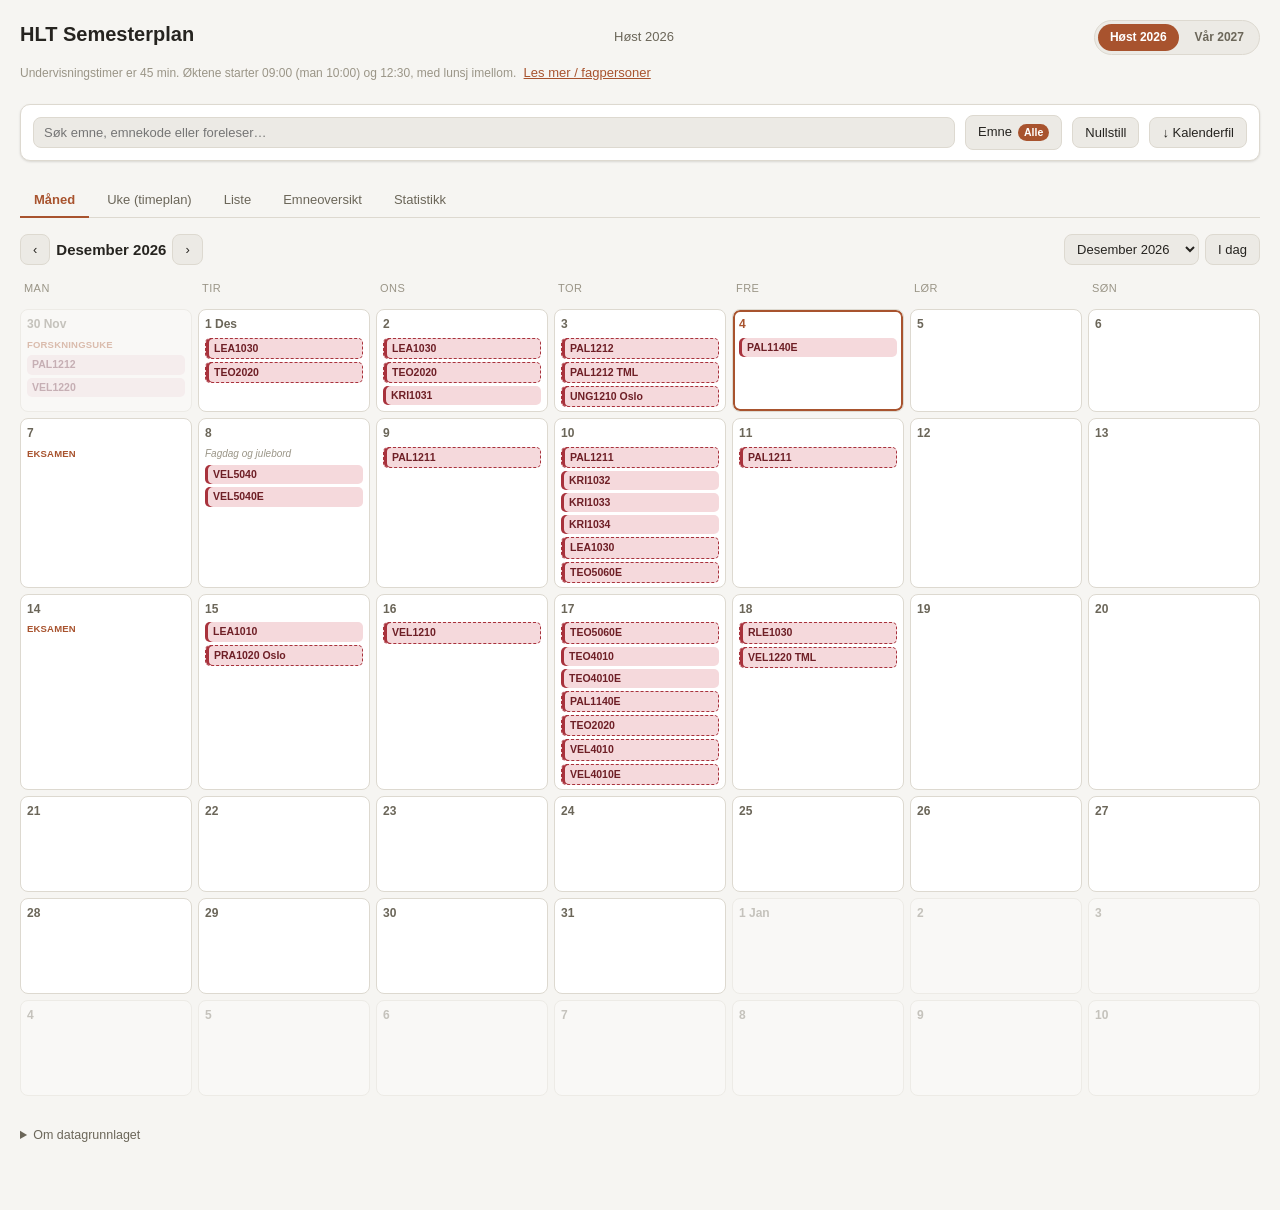
<file: index.html>
<!doctype html>
<html lang="no">
<head>
  <meta charset="utf-8">
  <meta name="viewport" content="width=device-width, initial-scale=1">
  <title>HLT Semesterplan – Høst 2026</title>
  <link rel="stylesheet" href="style.css?v=5c4346f0">
</head>
<body>
  <div class="app">
    <header class="app-header">
      <h1>HLT Semesterplan</h1>
      <span class="term" id="term-label"></span>
      <nav class="plan-switcher" id="plan-switcher" aria-label="Velg semester" hidden></nav>
    </header>
    <p class="disclaimer">
      Undervisningstimer er 45 min. Øktene starter 09:00 (man 10:00) og 12:30, med lunsj imellom.
      <button class="btn link" id="info-btn">Les mer / fagpersoner</button>
    </p>

    <div class="toolbar">
      <input class="search-input" id="search-input" type="search" placeholder="Søk emne, emnekode eller foreleser…">

      <details class="filter-popover">
        <summary>Emne <span class="count" id="course-count">Alle</span></summary>
        <div class="popover-panel" id="course-panel"></div>
      </details>

      <button class="btn" id="reset-filters">Nullstill</button>
      <button class="btn" id="export-ics" title="Last ned valgte timer som kalenderfil">↓ Kalenderfil</button>
    </div>

    <div class="active-filters" id="active-filters"></div>

    <nav class="tabs">
      <button data-view="month" class="active">Måned</button>
      <button data-view="week">Uke (timeplan)</button>
      <button data-view="agenda">Liste</button>
      <button data-view="timeline">Emneoversikt</button>
      <button data-view="stats">Statistikk</button>
    </nav>

    <main id="view-root"></main>

    <details class="legend-footer">
      <summary>Om datagrunnlaget</summary>
      <p class="legend-note">
        Data er hentet direkte fra <code>Semesterplan-H26 8.xlsx</code>, arkfane «Høst 26».
        Tallene i regnearket viser antall undervisningstimer per dato; klokkeslettene her er beregnet.
      </p>
    </details>
  </div>

  <div id="modal-root"></div>
  <div id="admin-root"></div>

  <script src="data.js?v=b004d796"></script>
  <script src="data-v27.js?v=58725e56"></script>
  <script src="exams.js?v=59f516d0"></script>
  <script src="xlsx.js?v=d71a50a9"></script>
  <script src="parse-plan.js?v=038ddfc4"></script>
  <script src="admin.js?v=a8ddf45a"></script>
  <script src="app.js?v=48fe6cad"></script>
</body>
</html>
</file>
<file: style.css>
:root {
  --bg: #f6f5f2;
  --bg-elevated: #ffffff;
  --bg-sunken: #eceae5;
  --border: #ddd9d0;
  --text: #262420;
  --text-muted: #6b6659;
  --text-faint: #9a9587;
  --accent: #a8532e;
  --accent-text: #ffffff;
  --today-ring: #a8532e;
  --shadow: 0 1px 3px rgba(30, 25, 15, 0.08), 0 1px 2px rgba(30, 25, 15, 0.06);
  --radius: 10px;
  --font: -apple-system, BlinkMacSystemFont, "Segoe UI", Helvetica, Arial, sans-serif;

  --c0: #a8532e; --c0-bg: #f5e2d6; --c0-fg: #6b3016;
  --c1: #3d6b52; --c1-bg: #dcebe1; --c1-fg: #24422f;
  --c2: #3a5a8c; --c2-bg: #dde6f2; --c2-fg: #223a5e;
  --c3: #8c5aa8; --c3-bg: #ecdff2; --c3-fg: #5a3670;
  --c4: #b08a2e; --c4-bg: #f3ecd6; --c4-fg: #6e5416;
  --c5: #4a8c8c; --c5-bg: #ddf0ef; --c5-fg: #295656;
  --c6: #a84e6b; --c6-bg: #f5dfe6; --c6-fg: #6e2f42;
  --c7: #5a7a3a; --c7-bg: #e5efd8; --c7-fg: #3a4e23;
  --c8: #6b6b8c; --c8-bg: #e4e3ef; --c8-fg: #414163;
  --c9: #a8323c; --c9-bg: #f5d9dc; --c9-fg: #6e1f26;
  --c10: #6b4a2e; --c10-bg: #eae0d5; --c10-fg: #47301c;
}

@media (prefers-color-scheme: dark) {
  :root {
    --bg: #1a1815;
    --bg-elevated: #242220;
    --bg-sunken: #15130f;
    --border: #38352f;
    --text: #ece8e0;
    --text-muted: #a8a294;
    --text-faint: #756f61;
    --accent: #e08a5f;
    --accent-text: #1a1815;
    --today-ring: #e08a5f;
    --shadow: 0 1px 3px rgba(0, 0, 0, 0.4), 0 1px 2px rgba(0, 0, 0, 0.3);

    --c0: #e08a5f; --c0-bg: #3a2a1e; --c0-fg: #f2c4a4;
    --c1: #6fb894; --c1-bg: #1f332a; --c1-fg: #a9e0c4;
    --c2: #7fa8e0; --c2-bg: #1e2b3d; --c2-fg: #b7d0f2;
    --c3: #c497e0; --c3-bg: #2f2438; --c3-fg: #e2c4f2;
    --c4: #e0c25f; --c4-bg: #38311e; --c4-fg: #f2e0a4;
    --c5: #7fd0d0; --c5-bg: #1e3333; --c5-fg: #b0eaea;
    --c6: #e08aab; --c6-bg: #3a2430; --c6-fg: #f2b8cf;
    --c7: #a3cc7f; --c7-bg: #2b331e; --c7-fg: #cfe8ac;
    --c8: #a3a3e0; --c8-bg: #26263a; --c8-fg: #cfcff2;
    --c9: #e07f89; --c9-bg: #3a2126; --c9-fg: #f2b8bf;
    --c10: #c49a72; --c10-bg: #2f2620; --c10-fg: #e5cdb3;
  }
}

* { box-sizing: border-box; }
html, body { margin: 0; padding: 0; }
body {
  background: var(--bg);
  color: var(--text);
  font-family: var(--font);
  font-size: 14px;
  line-height: 1.45;
}

.app { max-width: 1280px; margin: 0 auto; padding: 20px 20px 60px; }

.app-header {
  display: flex;
  align-items: baseline;
  justify-content: space-between;
  gap: 16px;
  flex-wrap: wrap;
  margin-bottom: 4px;
}
.app-header h1 { font-size: 20px; margin: 0; font-weight: 650; }
.app-header .term { color: var(--text-muted); font-size: 13px; }
.disclaimer {
  color: var(--text-faint);
  font-size: 12px;
  margin: 2px 0 18px;
}

.toolbar {
  display: flex;
  flex-wrap: wrap;
  gap: 10px;
  align-items: center;
  background: var(--bg-elevated);
  border: 1px solid var(--border);
  border-radius: var(--radius);
  padding: 10px 12px;
  margin-bottom: 14px;
  box-shadow: var(--shadow);
  /* Containing block for the filter panels once they go full-width (see the
     narrow-screen rule below). */
  position: relative;
}

.search-input {
  flex: 1 1 220px;
  min-width: 160px;
  background: var(--bg-sunken);
  border: 1px solid var(--border);
  border-radius: 8px;
  padding: 7px 10px;
  color: var(--text);
  font-size: 13px;
}
.search-input:focus { outline: 2px solid var(--accent); outline-offset: -1px; }

details.filter-popover { position: relative; }
details.filter-popover > summary {
  list-style: none;
  cursor: pointer;
  background: var(--bg-sunken);
  border: 1px solid var(--border);
  border-radius: 8px;
  padding: 7px 12px;
  font-size: 13px;
  color: var(--text);
  user-select: none;
  display: flex;
  align-items: center;
  gap: 6px;
}
details.filter-popover > summary::-webkit-details-marker { display: none; }
details.filter-popover > summary .count {
  background: var(--accent);
  color: var(--accent-text);
  border-radius: 10px;
  font-size: 10.5px;
  padding: 1px 6px;
  font-weight: 600;
}
details.filter-popover[open] > summary { border-color: var(--accent); }
.popover-panel {
  position: absolute;
  top: calc(100% + 6px);
  left: 0;
  z-index: 30;
  background: var(--bg-elevated);
  border: 1px solid var(--border);
  border-radius: 10px;
  box-shadow: var(--shadow);
  padding: 10px;
  min-width: 240px;
  max-width: 360px;
  max-height: 420px;
  overflow: auto;
}
.popover-panel label {
  display: flex;
  align-items: center;
  gap: 8px;
  padding: 6px 6px;
  border-radius: 6px;
  font-size: 12.5px;
  cursor: pointer;
  min-width: 0;
}
.popover-panel label:hover { background: var(--bg-sunken); }
.popover-panel input[type="checkbox"] {
  flex: none;
  width: 15px;
  height: 15px;
  accent-color: var(--accent);
}
.popover-mode {
  display: flex;
  align-items: flex-start;
  gap: 9px;
  padding: 9px 9px;
  margin-bottom: 10px;
  border: 1px solid var(--border);
  border-radius: 8px;
  background: var(--bg-sunken);
  cursor: pointer;
  font-size: 12.5px;
}
.popover-mode:hover { border-color: var(--accent); }
.popover-mode-text { display: flex; flex-direction: column; gap: 2px; min-width: 0; }
.popover-mode-text span { font-size: 11px; color: var(--text-faint); line-height: 1.35; white-space: normal; }
.course-reduced {
  margin-left: auto;
  flex: none;
  font-size: 9.5px;
  font-weight: 700;
  color: var(--accent);
  border: 1px solid var(--accent);
  border-radius: 4px;
  padding: 0 4px;
  line-height: 1.4;
}

.popover-group + .popover-group { margin-top: 12px; }
.popover-group-head {
  display: flex;
  align-items: center;
  gap: 8px;
  background: var(--group-bg);
  border-left: 3px solid var(--group-solid);
  border-radius: 4px 8px 8px 4px;
  padding: 7px 7px 7px 8px;
  margin-bottom: 4px;
}
.popover-group-label {
  display: flex;
  align-items: center;
  gap: 8px;
  flex: 1;
  min-width: 0;
  cursor: pointer;
  font-size: 11px;
  font-weight: 700;
  letter-spacing: 0.03em;
  text-transform: uppercase;
  color: var(--group-fg);
  line-height: 1.3;
}
.popover-group-label input { accent-color: var(--group-solid); }
.popover-group-only {
  margin-left: auto;
  flex: none;
  background: var(--bg-elevated);
  border: 1px solid var(--border);
  border-radius: 999px;
  padding: 5px 11px;
  font: inherit;
  font-size: 11px;
  font-weight: 600;
  color: var(--group-fg);
  cursor: pointer;
  white-space: nowrap;
}
.popover-group-only:hover,
.popover-group-only:focus-visible {
  border-color: var(--group-solid);
  box-shadow: inset 0 0 0 1px var(--group-solid);
}
.popover-panel .course-code { font-weight: 650; flex: none; }
.popover-panel .course-code.solo {
  flex: 1 1 auto;
  min-width: 0;
  overflow: hidden;
  text-overflow: ellipsis;
  white-space: nowrap;
}
.popover-panel .course-name {
  color: var(--text-faint);
  min-width: 0;
  overflow: hidden;
  text-overflow: ellipsis;
  white-space: nowrap;
}
.popover-empty {
  font-size: 12px;
  color: var(--text-faint);
  margin: 4px;
  line-height: 1.4;
}
/* Sheet furniture: only the phone layout turns the panel into a bottom sheet. */
.popover-sheet-head { display: none; }

.popover-actions {
  display: flex;
  gap: 8px;
  padding: 8px 0 2px;
  border-top: 1px solid var(--border);
  margin-top: 10px;
  position: sticky;
  bottom: -10px;
  background: var(--bg-elevated);
}
.popover-actions button {
  flex: 1;
  font: inherit;
  font-size: 12px;
  font-weight: 600;
  background: var(--bg-sunken);
  border: 1px solid var(--border);
  border-radius: 8px;
  color: var(--text);
  cursor: pointer;
  padding: 8px 10px;
}
.popover-actions button:hover,
.popover-actions button:focus-visible {
  border-color: var(--accent);
  color: var(--accent);
}
.btn {
  background: var(--bg-sunken);
  border: 1px solid var(--border);
  border-radius: 8px;
  padding: 7px 12px;
  font-size: 13px;
  color: var(--text);
  cursor: pointer;
}
.btn:hover { border-color: var(--accent); }
.btn.link { background: none; border: none; color: var(--accent); text-decoration: underline; padding: 6px 4px; }

.active-filters {
  display: flex;
  flex-wrap: wrap;
  gap: 6px;
  margin: -4px 0 12px;
}
.chip {
  display: inline-flex;
  align-items: center;
  gap: 5px;
  background: var(--bg-sunken);
  border: 1px solid var(--border);
  border-radius: 14px;
  padding: 3px 9px 3px 10px;
  font-size: 12px;
  color: var(--text-muted);
}
.chip button {
  background: none; border: none; cursor: pointer; color: var(--text-faint);
  font-size: 13px; line-height: 1; padding: 0;
}
.chip button:hover { color: var(--accent); }

.tabs {
  display: flex;
  gap: 4px;
  margin-bottom: 16px;
  border-bottom: 1px solid var(--border);
  flex-wrap: wrap;
}
.tabs button {
  background: none;
  border: none;
  font-size: 13px;
  padding: 9px 14px;
  color: var(--text-muted);
  cursor: pointer;
  border-bottom: 2px solid transparent;
  margin-bottom: -1px;
}
.tabs button:hover { color: var(--text); }
.tabs button.active {
  color: var(--accent);
  border-bottom-color: var(--accent);
  font-weight: 600;
}

.view-nav {
  display: flex;
  align-items: center;
  justify-content: space-between;
  margin-bottom: 14px;
  gap: 10px;
  flex-wrap: wrap;
}
.view-nav h2 { font-size: 15px; margin: 0; font-weight: 600; }
.view-nav .nav-btns { display: flex; gap: 6px; align-items: center; }
.view-nav select {
  background: var(--bg-sunken);
  border: 1px solid var(--border);
  border-radius: 8px;
  padding: 6px 8px;
  font-size: 13px;
  color: var(--text);
}

/* ---- Month calendar ---- */
.month-grid {
  display: grid;
  grid-template-columns: repeat(7, minmax(0, 1fr));
  gap: 6px;
}
.month-grid .dow {
  font-size: 11px;
  text-transform: uppercase;
  letter-spacing: 0.04em;
  color: var(--text-faint);
  padding: 2px 4px 6px;
}
.day-cell {
  background: var(--bg-elevated);
  border: 1px solid var(--border);
  border-radius: 8px;
  min-height: 96px;
  min-width: 0;
  padding: 6px 6px 4px;
  display: flex;
  flex-direction: column;
  gap: 4px;
  cursor: pointer;
  position: relative;
  overflow: hidden;
}
.day-cell:hover { border-color: var(--accent); }
.day-cell.outside { opacity: 0.35; }
.day-cell.today { box-shadow: inset 0 0 0 2px var(--today-ring); }
.day-cell .date-num { font-size: 12px; color: var(--text-muted); font-weight: 600; }
.day-cell.today .date-num { color: var(--accent); }
.day-cell .week-flag {
  font-size: 9.5px;
  color: var(--accent);
  font-weight: 700;
  text-transform: uppercase;
  letter-spacing: 0.02em;
}
.day-cell .event-note {
  font-size: 10px;
  color: var(--text-faint);
  font-style: italic;
  overflow: hidden;
  text-overflow: ellipsis;
  white-space: nowrap;
}
.chips-wrap { display: flex; flex-direction: column; gap: 3px; overflow: hidden; min-width: 0; }
.session-chip {
  font-size: 10.5px;
  border-radius: 5px;
  padding: 2px 5px;
  overflow: hidden;
  text-overflow: ellipsis;
  white-space: nowrap;
  font-weight: 600;
}
.more-chip { font-size: 10px; color: var(--text-faint); padding: 0 5px; }

/* ---- Week timetable: days as rows, time on the x-axis ---- */
.wk-wrap { overflow-x: auto; }
.wk-grid {
  min-width: 700px;
  border: 1px solid var(--border);
  border-radius: 10px;
  background: var(--bg-elevated);
  overflow: hidden;
}
.wk-row { display: flex; border-top: 1px solid var(--border); }
.wk-row:first-child { border-top: none; }
.wk-row.today { background: color-mix(in srgb, var(--accent) 7%, transparent); }
.wk-gutter {
  width: 118px;
  flex: none;
  padding: 8px 10px;
  font-size: 12px;
  color: var(--text-muted);
  border-right: 1px solid var(--border);
}
.wk-gutter strong { color: var(--text); font-weight: 650; }
.wk-daynote {
  display: block;
  font-size: 10px;
  color: var(--text-faint);
  font-style: italic;
  margin-top: 1px;
}
.wk-track { position: relative; flex: 1; min-height: 32px; }
.wk-headrow .wk-track { height: 22px; }
.wk-hourline {
  position: absolute;
  top: 0; bottom: 0;
  width: 1px;
  background: var(--border);
}
.wk-hourlabel {
  position: absolute;
  top: 5px;
  font-size: 10px;
  color: var(--text-faint);
  padding-left: 4px;
}
.wk-block {
  position: absolute;
  height: 23px;
  border-radius: 5px;
  /* The accent stripe is an inset shadow, not a border: a real border would
     shrink the padding box that the break markers are positioned against, and
     shift every break 3px late. */
  padding: 2px 7px 2px 10px;
  font-size: 11px;
  display: flex;
  align-items: center;
  gap: 7px;
  overflow: hidden;
  white-space: nowrap;
  cursor: pointer;
}
.wk-block .wk-b-code { font-weight: 700; flex: none; position: relative; }
.wk-block .wk-b-meta { font-size: 10px; opacity: 0.75; overflow: hidden; text-overflow: ellipsis; position: relative; }
/* 15-minute break carved out of a block, so the lessons inside it are visible. */
.wk-gap {
  position: absolute;
  top: 0;
  bottom: 0;
  background: var(--bg-elevated);
  border-left: 1px solid var(--border);
  border-right: 1px solid var(--border);
  pointer-events: none;
}

/* ---- List / agenda ---- */
.agenda-day { margin-bottom: 16px; }
.agenda-day-header {
  display: flex;
  align-items: baseline;
  gap: 8px;
  font-size: 13px;
  font-weight: 650;
  padding: 4px 0;
  border-bottom: 1px solid var(--border);
  margin-bottom: 6px;
}
.agenda-day-header .wk { color: var(--text-faint); font-weight: 400; font-size: 11.5px; }
.agenda-row {
  display: flex;
  gap: 10px;
  align-items: center;
  padding: 7px 8px;
  border-radius: 7px;
}
.agenda-row:hover { background: var(--bg-sunken); }
.agenda-row .time { width: 92px; flex: none; font-size: 12px; color: var(--text-muted); font-variant-numeric: tabular-nums; }
.agenda-row .tag {
  flex: none;
  font-size: 10px;
  font-weight: 700;
  padding: 2px 6px;
  border-radius: 5px;
}
.agenda-row .title { font-size: 13px; flex: 1; }
.agenda-row .lect { font-size: 11.5px; color: var(--text-faint); flex: none; }
.agenda-empty, .empty-state {
  color: var(--text-faint);
  padding: 30px 10px;
  text-align: center;
  font-size: 13px;
}

/* ---- Subjects timeline ---- */
.timeline-table { width: 100%; border-collapse: collapse; }
.timeline-row-name {
  padding: 6px 10px 6px 0;
  font-size: 12.5px;
  white-space: nowrap;
  max-width: 260px;
  overflow: hidden;
  text-overflow: ellipsis;
  vertical-align: middle;
}
.timeline-row-name .code {
  font-weight: 700;
  display: block;
  overflow: hidden;
  text-overflow: ellipsis;
}
.timeline-row-name .sub {
  color: var(--text-faint);
  font-size: 11px;
  display: block;
  overflow: hidden;
  text-overflow: ellipsis;
}
.timeline-track-cell { padding: 4px 0; }
.timeline-track {
  position: relative;
  height: 20px;
  background: var(--bg-sunken);
  border-radius: 5px;
  overflow: hidden;
}
.timeline-mark {
  position: absolute;
  top: 2px; bottom: 2px;
  border-radius: 3px;
  min-width: 4px;
}
/* Month boundaries, so a mark's position can be read without leaving the row. */
.tl-gridline {
  position: absolute;
  top: 0;
  bottom: 0;
  width: 1px;
  background: var(--border);
}
.timeline-section-head td {
  padding: 14px 0 4px;
  font-size: 11px;
  text-transform: uppercase;
  letter-spacing: 0.04em;
  color: var(--text-faint);
  border-bottom: 1px solid var(--border);
}
.timeline-months {
  display: grid;
  font-size: 10.5px;
  color: var(--text-faint);
  padding-left: 0;
  margin-bottom: 4px;
}

/* ---- Subjects timeline, stacked (narrow screens) ----
   Name above a full-width track, with one month axis that sticks to the top of
   the viewport so it still reads after scrolling past the header. */
.tl-axis {
  position: sticky;
  top: 0;
  z-index: 5;
  background: var(--bg);
  padding: 4px 0 5px;
  margin-bottom: 2px;
  border-bottom: 1px solid var(--border);
}
.tl-axis-inner {
  position: relative;
  height: 14px;
  margin: 0 10px;
}
.tl-note-band {
  position: absolute;
  top: 0;
  bottom: -5px;
  background: var(--accent);
  opacity: 0.13;
}
.tl-axis-label {
  position: absolute;
  top: 0;
  transform: translateX(2px);
  font-size: 10.5px;
  font-weight: 600;
  color: var(--text-muted);
  white-space: nowrap;
}
.tl-axis .tl-gridline { background: var(--border); }

.tl-cat {
  background: var(--group-bg);
  color: var(--group-fg);
  border-left: 3px solid var(--group-solid);
  border-radius: 4px 8px 8px 4px;
  padding: 7px 9px;
  margin: 14px 0 8px;
  font-size: 11px;
  font-weight: 700;
  letter-spacing: 0.03em;
  text-transform: uppercase;
  line-height: 1.3;
}
.tl-cat:first-child { margin-top: 4px; }

.tl-card {
  border: 1px solid var(--border);
  border-left: 3px solid var(--card-solid);
  border-radius: 4px 9px 9px 4px;
  background: var(--bg-elevated);
  padding: 9px 10px 10px;
  margin-bottom: 8px;
  cursor: pointer;
}
.tl-card:hover, .tl-card:focus-visible {
  border-color: var(--card-solid);
  outline: none;
}
.tl-card-name {
  font-size: 13px;
  line-height: 1.35;
  margin-bottom: 2px;
}
.tl-card-name .tl-code { font-weight: 700; }
.tl-card-meta {
  font-size: 11.5px;
  color: var(--text-faint);
  margin-bottom: 8px;
  font-variant-numeric: tabular-nums;
}
.tl-card-empty { border-style: dashed; }
.tl-card-empty .tl-card-meta { margin-bottom: 0; font-style: italic; }
.tl-card .timeline-track { height: 22px; }

/* ---- Stats ---- */
.stats-grid {
  display: grid;
  grid-template-columns: repeat(auto-fit, minmax(280px, 1fr));
  gap: 14px;
}
.card {
  background: var(--bg-elevated);
  border: 1px solid var(--border);
  border-radius: var(--radius);
  padding: 14px 16px;
  box-shadow: var(--shadow);
}
.card h3 { font-size: 12.5px; margin: 0 0 10px; color: var(--text-muted); text-transform: uppercase; letter-spacing: 0.03em; }
.bar-row { display: flex; align-items: center; gap: 8px; margin-bottom: 6px; }
.bar-row .label { width: 130px; flex: none; font-size: 11.5px; overflow: hidden; text-overflow: ellipsis; white-space: nowrap; }
.bar-row .track { flex: 1; height: 12px; background: var(--bg-sunken); border-radius: 4px; overflow: hidden; }
.bar-row .fill { height: 100%; border-radius: 4px; }
.bar-row .val { width: 34px; flex: none; text-align: right; font-size: 11px; color: var(--text-muted); font-variant-numeric: tabular-nums; }
.stat-kpis { display: flex; gap: 18px; flex-wrap: wrap; }
.kpi { text-align: left; }
.kpi .n { font-size: 24px; font-weight: 700; }
.kpi .l { font-size: 11px; color: var(--text-muted); }
.card-sub { margin: -6px 0 12px; font-size: 11.5px; color: var(--text-faint); }
.weekbars-wrap { overflow-x: auto; }
.weekchart { display: flex; align-items: flex-end; gap: 14px; min-width: 100%; }
.wc-month { flex-basis: 0; }  /* min-width stays auto so the bars never squash; the wrap scrolls instead */
.wc-month + .wc-month { border-left: 1px solid var(--border); padding-left: 14px; }
.weekbars { display: flex; align-items: flex-end; gap: 2px; height: 112px; }
.weekbars .wb-col {
  flex: 1; min-width: 24px;
  display: flex; flex-direction: column; justify-content: flex-end; align-items: stretch;
}
.weekbars .wb-val {
  font-size: 8.5px; line-height: 1.3; height: 12px;
  color: var(--text-muted); text-align: center; white-space: nowrap;
}
.weekbars .wb { background: var(--accent); border-radius: 2px 2px 0 0; min-height: 2px; }
.weekbars .wb.empty { background: var(--border); }
.weekbars-labels { display: flex; gap: 2px; margin-top: 4px; }
.weekbars-labels span { flex: 1; min-width: 24px; font-size: 8.5px; color: var(--text-faint); text-align: center; }
.wc-month-name {
  margin-top: 5px; padding-top: 5px;
  border-top: 1px solid var(--border);
  font-size: 10px; color: var(--text-muted); text-align: center;
  white-space: nowrap; overflow: hidden; text-overflow: ellipsis;
}

/* ---- Modal / day detail ---- */
.modal-backdrop {
  position: fixed; inset: 0;
  background: rgba(0,0,0,0.35);
  display: flex;
  align-items: center;
  justify-content: center;
  z-index: 100;
  padding: 20px;
}
.modal {
  background: var(--bg-elevated);
  border: 1px solid var(--border);
  border-radius: 12px;
  max-width: 480px;
  width: 100%;
  max-height: 80vh;
  overflow: auto;
  padding: 18px 20px;
  box-shadow: var(--shadow);
}
.modal h3 { margin: 0 0 4px; font-size: 15px; }
.modal .modal-sub { color: var(--text-muted); font-size: 12px; margin-bottom: 12px; }
.modal-close {
  float: right;
  background: none; border: none; cursor: pointer;
  font-size: 18px; color: var(--text-faint);
}
.modal-session {
  border: 1px solid var(--border);
  border-radius: 8px;
  padding: 8px 10px;
  margin-bottom: 8px;
}
.modal-session .m-code { font-weight: 700; font-size: 13px; }
.modal-session .m-half {
  margin-left: 7px;
  font-weight: 500;
  font-size: 10.5px;
  color: var(--text-faint);
  text-transform: uppercase;
  letter-spacing: 0.03em;
}
.modal-session .m-title { font-size: 12px; color: var(--text-muted); margin-top: 1px; }
.modal-session .m-meta { font-size: 11.5px; color: var(--text-faint); margin-top: 4px; }
.modal-session .m-chain {
  font-size: 11px;
  color: var(--accent);
  margin-top: 5px;
  padding-top: 5px;
  border-top: 1px dashed var(--border);
}

/* ---- Legend footer ---- */
.legend-footer { margin-top: 24px; }
.legend-footer summary {
  cursor: pointer;
  font-size: 12.5px;
  color: var(--text-muted);
  padding: 6px 0;
}
.legend-grid {
  display: grid;
  grid-template-columns: repeat(auto-fill, minmax(180px, 1fr));
  gap: 4px 14px;
  font-size: 11.5px;
  color: var(--text-muted);
  padding: 8px 0;
}
/* ---- Admin panel ---- */
.admin-modal { max-width: 520px; }
.admin-h { font-size: 13px; margin: 16px 0 4px; }
.admin-summary {
  display: flex;
  flex-wrap: wrap;
  gap: 6px 18px;
  font-size: 12px;
  color: var(--text-muted);
  background: var(--bg-sunken);
  border-radius: 8px;
  padding: 9px 11px;
  margin: 8px 0 4px;
}
.admin-summary strong { color: var(--text); }
.admin-file {
  display: block;
  width: 100%;
  font-size: 12.5px;
  padding: 9px;
  border: 1px dashed var(--border);
  border-radius: 8px;
  background: var(--bg-sunken);
  color: var(--text);
  margin-bottom: 8px;
}
.admin-result {
  font-size: 12px;
  line-height: 1.5;
  color: var(--text-muted);
  min-height: 1em;
  margin-bottom: 8px;
}
.admin-result.ok {
  color: var(--text);
  background: var(--bg-sunken);
  border-left: 3px solid var(--c1);
  border-radius: 4px;
  padding: 8px 10px;
}
.admin-result.err {
  color: var(--c9-fg);
  background: var(--c9-bg);
  border-left: 3px solid var(--c9);
  border-radius: 4px;
  padding: 8px 10px;
}
.admin-actions { display: flex; flex-wrap: wrap; gap: 8px; margin-bottom: 6px; }
.admin-primary {
  background: var(--accent);
  color: var(--accent-text);
  border-color: var(--accent);
  font-weight: 600;
}
.admin-primary[disabled] { opacity: 0.45; cursor: not-allowed; }
.admin-note {
  font-size: 11px;
  color: var(--text-faint);
  line-height: 1.45;
  margin: 2px 0 12px;
}
.admin-error { font-size: 12px; color: var(--c9); min-height: 1em; margin: 6px 0; }

.info-table {
  border-collapse: collapse;
  font-size: 12px;
  margin: 4px 0 12px;
}
.info-table th, .info-table td {
  border: 1px solid var(--border);
  padding: 4px 10px;
  text-align: left;
  font-variant-numeric: tabular-nums;
}
.info-table th { color: var(--text-muted); font-weight: 600; font-size: 11px; }

.legend-note {
  font-size: 11.5px;
  color: var(--text-faint);
  border-top: 1px solid var(--border);
  padding-top: 10px;
  margin-top: 10px;
}

@media (max-width: 720px) {
  .day-cell { min-height: 74px; }
  .month-grid { gap: 4px; }
  .agenda-row .lect { display: none; }
  .timeline-row-name { max-width: 130px; }
  .bar-row .label { width: 92px; }
}

/* A panel anchored to its own summary hangs off the right edge on a phone —
   the 240px minimum alone is wider than the space left beside the second
   filter. Below this width the panels drop full-width under the whole toolbar
   instead, so they can never push the page sideways. */
@media (max-width: 700px) {
  details.filter-popover { position: static; }
  /* Anchored under the toolbar, the panel's lower half — "Velg alle" and
     "Fjern alle" included — fell past the bottom of a phone screen. It is a
     bottom sheet here instead: pinned to the viewport, never taller than it,
     so the actions stay in reach however long the course list is. */
  .popover-panel {
    position: fixed;
    top: auto;
    left: 0;
    right: 0;
    bottom: 0;
    width: auto;
    min-width: 0;
    max-width: none;
    max-height: 82vh;
    max-height: 82dvh;
    border-width: 1px 0 0;
    border-radius: 16px 16px 0 0;
    padding: 0 12px calc(10px + env(safe-area-inset-bottom));
    box-shadow: 0 -12px 32px rgba(0, 0, 0, 0.4);
    overscroll-behavior: contain;
  }
  details.filter-popover[open]::before {
    content: "";
    position: fixed;
    inset: 0;
    z-index: 29;
    background: rgba(0, 0, 0, 0.45);
  }
  .popover-sheet-head {
    display: flex;
    align-items: center;
    justify-content: space-between;
    gap: 10px;
    position: sticky;
    top: 0;
    z-index: 1;
    margin-bottom: 8px;
    padding: 12px 0 9px;
    background: var(--bg-elevated);
    border-bottom: 1px solid var(--border);
    font-size: 14px;
  }
  .popover-sheet-head button {
    font: inherit;
    font-size: 13px;
    font-weight: 600;
    padding: 7px 14px;
    border-radius: 999px;
    border: 1px solid var(--border);
    background: var(--bg-sunken);
    color: var(--accent);
    cursor: pointer;
  }
  .popover-actions { bottom: calc(-10px - env(safe-area-inset-bottom)); }
  /* Finger-sized targets: the desktop sizes are comfortable with a cursor but
     tight for touch. */
  .popover-group-head { padding: 9px 8px 9px 9px; }
  .popover-group-only { padding: 9px 14px; font-size: 12px; }
  .popover-actions { padding-top: 10px; }
  .popover-actions button { padding: 12px 12px; font-size: 13px; }
  .popover-panel label { padding: 9px 6px; }
  .popover-panel input[type="checkbox"] { width: 18px; height: 18px; }
}

/* Month cells are too narrow for course codes on phones — show colour dots
   instead and let the day modal carry the detail. */
@media (max-width: 560px) {
  .app { padding: 14px 12px 40px; }
  .day-cell { min-height: 58px; padding: 4px 4px 3px; }
  .month-grid { gap: 3px; }
  .month-grid .dow { font-size: 9px; padding: 0 0 4px; text-align: center; }
  .day-cell .date-num { font-size: 11px; }
  .day-cell .week-flag, .day-cell .event-note { display: none; }
  .chips-wrap { flex-direction: row; flex-wrap: wrap; gap: 2px; align-content: flex-start; }
  .session-chip {
    width: 7px; height: 7px;
    padding: 0;
    border-radius: 50%;
    font-size: 0;
    flex: none;
    background: var(--chip-solid) !important;
  }
  /* As dots, exams need their own shape rather than the inset stripe and
     dashed edge used at full size, which would render as crescents. */
  .session-chip.exam-chip {
    background: var(--c9) !important;
    box-shadow: none;
    border: none;
  }
  .session-chip.exam-chip-deadline {
    background: var(--bg-elevated) !important;
    box-shadow: inset 0 0 0 2px var(--c9);
    border: none;
  }
  .more-chip { font-size: 8px; padding: 0; width: 100%; }
  .agenda-row { gap: 6px; padding: 6px 2px; }
  .agenda-row .time { width: 78px; font-size: 11px; }
  .agenda-row .title { font-size: 12px; }
}

/* ---- Exams ----
   Exams share the calendar with teaching, so they get one consistent look:
   the accent colour, and a dashed edge where the entry is a deadline rather
   than a sitting you attend. */
.exam-chip {
  background: var(--c9-bg);
  color: var(--c9-fg);
  box-shadow: inset 3px 0 0 0 var(--c9);
  padding-left: 8px;
}
.exam-chip-deadline { box-shadow: inset 3px 0 0 0 var(--c9); border: 1px dashed var(--c9); }

.wk-exam {
  background: var(--c9-bg);
  color: var(--c9-fg);
  box-shadow: inset 3px 0 0 0 var(--c9);
}
.wk-exam-deadline { border: 1px dashed var(--c9); }

.agenda-exam .exam-tag {
  background: var(--c9-bg);
  color: var(--c9-fg);
  border: 1px solid var(--c9);
}
.agenda-exam .exam-kind { color: var(--c9); font-size: 11px; }
.agenda-exam .time { color: var(--c9); font-weight: 600; }

.modal-exam { border-left: 3px solid var(--c9); }
.modal-exam .m-exam-tag {
  margin-left: 7px;
  font-weight: 600;
  font-size: 10.5px;
  color: var(--c9);
  text-transform: uppercase;
  letter-spacing: 0.03em;
}
.modal-h {
  font-size: 11px;
  text-transform: uppercase;
  letter-spacing: 0.04em;
  color: var(--text-faint);
  margin: 16px 0 6px;
  padding-bottom: 4px;
  border-bottom: 1px solid var(--border);
}
.info-table th {
  font-weight: 600;
  color: var(--text-muted);
  white-space: nowrap;
}

/* ---- Semester switcher ---- */
.plan-switcher {
  display: flex;
  gap: 4px;
  background: var(--bg-sunken);
  border: 1px solid var(--border);
  border-radius: 999px;
  padding: 3px;
}
.plan-switcher button {
  font: inherit;
  font-size: 12px;
  font-weight: 600;
  background: none;
  border: none;
  border-radius: 999px;
  padding: 5px 12px;
  color: var(--text-muted);
  cursor: pointer;
  white-space: nowrap;
}
.plan-switcher button:hover { color: var(--text); }
.plan-switcher button.active {
  background: var(--accent);
  color: var(--accent-text);
}
@media (max-width: 560px) {
  .app-header { gap: 8px; }
  .plan-switcher { width: 100%; justify-content: stretch; }
  .plan-switcher button { flex: 1; padding: 8px 10px; font-size: 12.5px; }
}

/* Days a course claims without taught hours (practice, a trip). */
.marker-chip {
  background: var(--bg-sunken);
  color: var(--text-muted);
  box-shadow: inset 3px 0 0 0 var(--text-faint);
  padding-left: 8px;
  font-style: italic;
}
.agenda-marker .time { font-style: italic; color: var(--text-faint); width: auto; min-width: 92px; }
.agenda-marker .marker-tag { background: var(--bg-sunken); color: var(--text-muted); }
@media (max-width: 560px) {
  .session-chip.marker-chip {
    background: var(--bg-elevated) !important;
    box-shadow: inset 0 0 0 2px var(--text-faint);
    border: none;
  }
}
</file>
